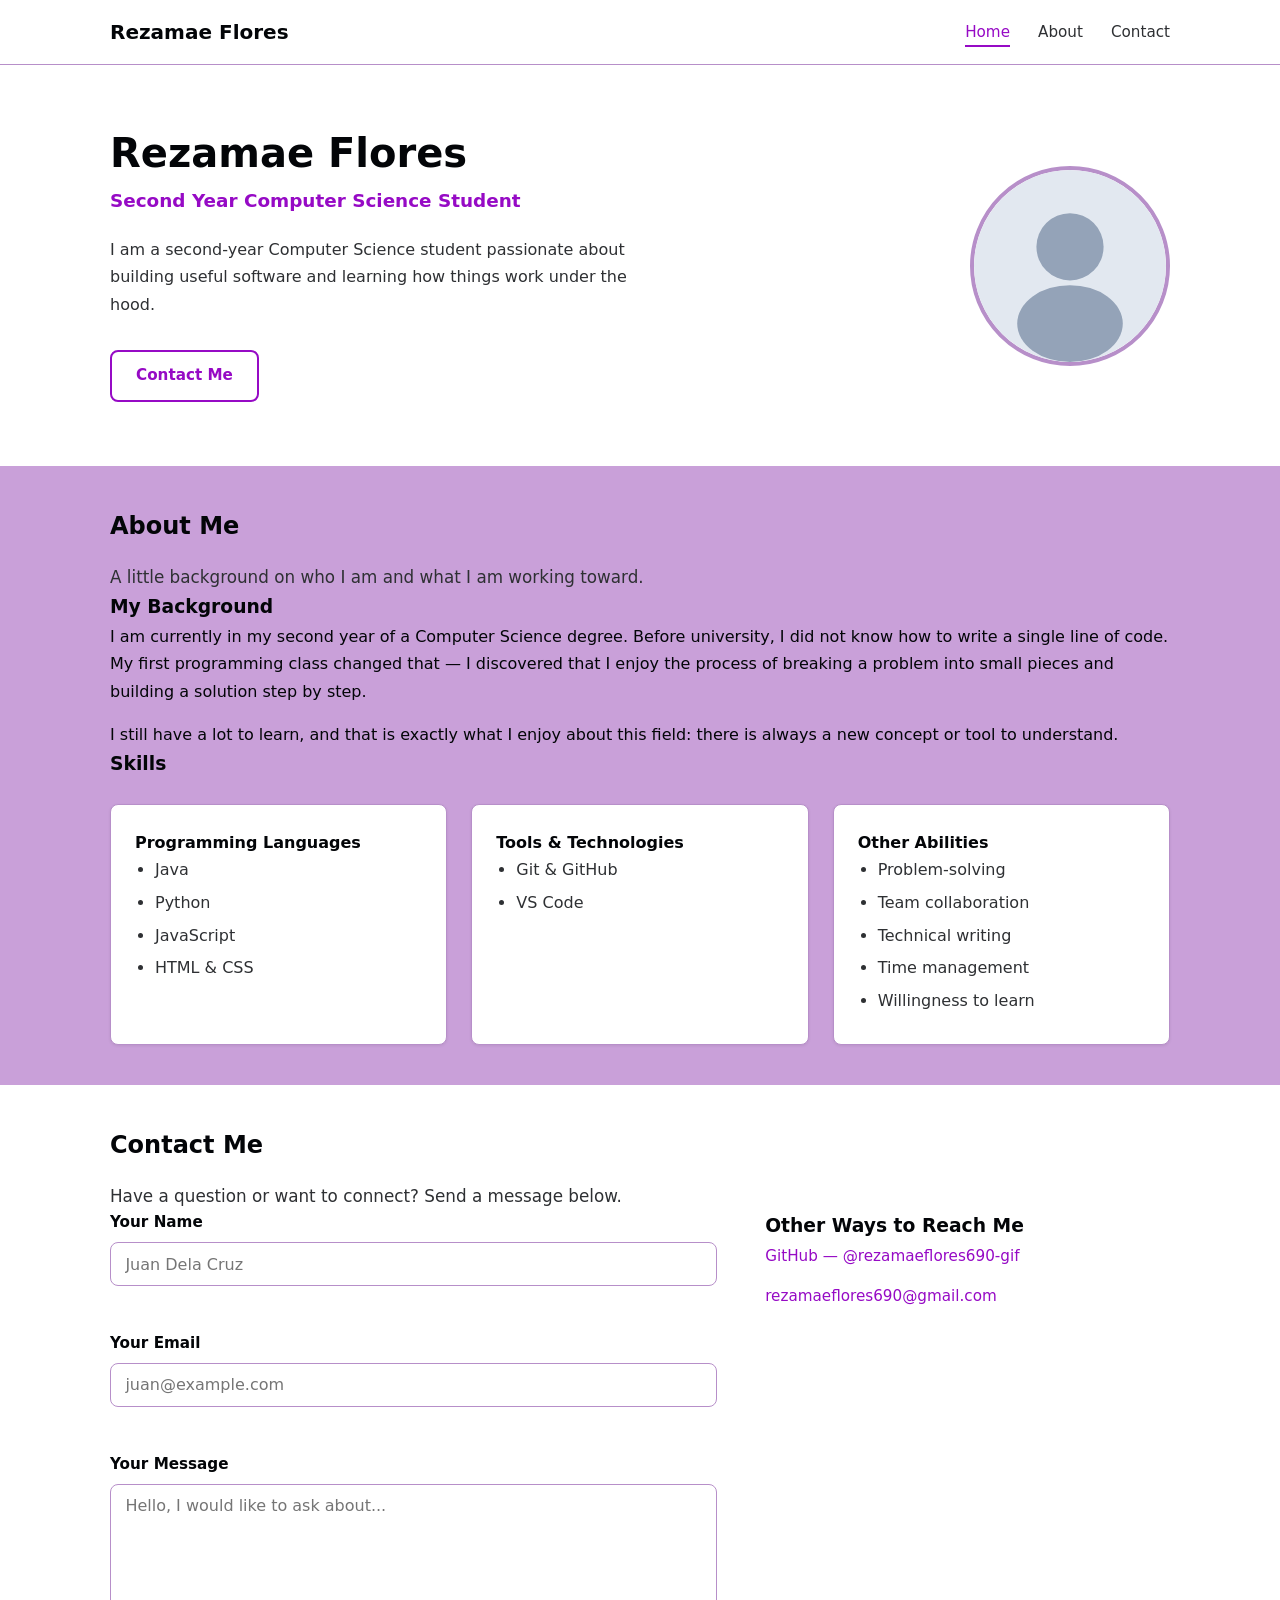
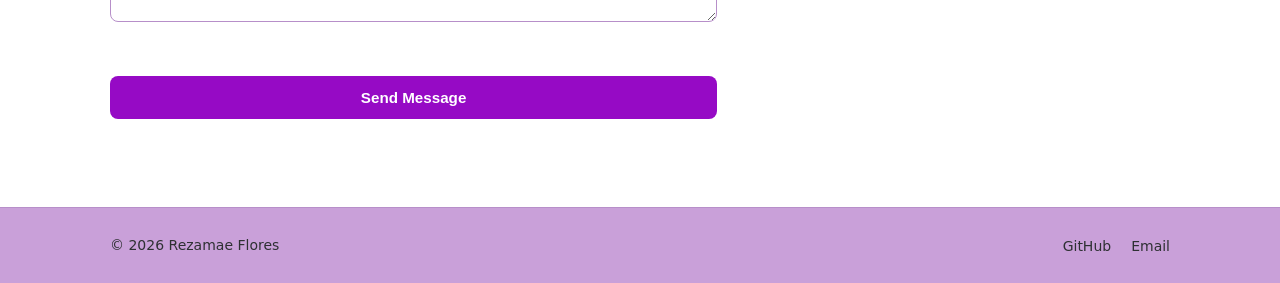
<file: index.html>
<!DOCTYPE html>
<html lang="en">
<head>
  <meta charset="UTF-8">
  <meta name="viewport" content="width=device-width, initial-scale=1.0">
  <meta name="description" content="Portfolio of Rezamae Flores, a second-year Computer Science student. Explore my background, skills, and contact information.">
  <title>Rezamae Flores | Computer Science Student</title>
  <link rel="stylesheet" href="css/style.css">
</head>
<body>

  <a class="skip-link" href="#main-content">Skip to the main content</a>

  <header class="site-header">
    <div class="container header-inner">
      <a href="#home" class="logo">Rezamae Flores</a>

      <button class="nav-toggle" aria-label="Open navigation menu" aria-expanded="false" aria-controls="primary-nav">
        <span class="hamburger"></span>
      </button>

      <nav id="primary-nav" class="site-nav" aria-label="Primary navigation">
        <ul class="nav-list">
          <li><a href="#home" class="nav-link active" aria-current="true">Home</a></li>
          <li><a href="#about" class="nav-link">About</a></li>
          <li><a href="#contact" class="nav-link">Contact</a></li>
        </ul>
      </nav>
    </div>
  </header>

  <main id="main-content">

    <!-- ================= HOME / HERO ================= -->
    <section id="home" class="hero">
      <div class="container hero-inner">
        <div class="hero-text">
          <h1>Rezamae Flores</h1>
          <p class="tagline">Second Year Computer Science Student</p>
          <p class="intro">
            I am a second-year Computer Science student passionate about building
            useful software and learning how things work under the hood.
          </p>
          <div class="hero-actions">
            <a href="#contact" class="btn btn-secondary">Contact Me</a>
          </div>
        </div>

        <div class="hero-image">
          <img src="images/avatar.svg" alt="Avatar illustration of Rezamae Flores" width="200" height="200">
        </div>
      </div>
    </section>

    <!-- ================= ABOUT ================= -->
    <section id="about" class="section section-alt">
      <div class="container">
        <h2>About Me</h2>
        <p class="page-subtitle">A little background on who I am and what I am working toward.</p>

        <h3>My Background</h3>
        <p>
          I am currently in my second year of a Computer Science degree. Before
          university, I did not know how to write a single line of code. My first
          programming class changed that — I discovered that I enjoy the process
          of breaking a problem into small pieces and building a solution step by
          step.
        </p>
        <p>
          I still have a lot to learn, and that is exactly what I enjoy about this
          field: there is always a new concept or tool to understand.
        </p>

        <h3>Skills</h3>
        <div class="skills-grid">
          <div class="skill-card">
            <h4>Programming Languages</h4>
            <ul>
              <li>Java</li>
              <li>Python</li>
              <li>JavaScript</li>
              <li>HTML &amp; CSS</li>
            </ul>
          </div>

          <div class="skill-card">
            <h4>Tools &amp; Technologies</h4>
            <ul>
              <li>Git &amp; GitHub</li>
              <li>VS Code</li>
            </ul>
          </div>

          <div class="skill-card">
            <h4>Other Abilities</h4>
            <ul>
              <li>Problem-solving</li>
              <li>Team collaboration</li>
              <li>Technical writing</li>
              <li>Time management</li>
              <li>Willingness to learn</li>
            </ul>
          </div>
        </div>
      </div>
    </section>

    <!-- ================= CONTACT ================= -->
    <section id="contact" class="section">
      <div class="container">
        <h2>Contact Me</h2>
        <p class="page-subtitle">Have a question or want to connect? Send a message below.</p>

        <div class="contact-layout">

          <div class="contact-form-wrapper">
            <form id="contact-form" action="https://formspree.io/f/xzezokya" method="POST" novalidate>

              <div class="form-group">
                <label for="name">Your Name</label>
                <input type="text" id="name" name="name" required autocomplete="name" placeholder="Juan Dela Cruz">
                <span class="error-message" id="name-error" aria-live="polite"></span>
              </div>

              <div class="form-group">
                <label for="email">Your Email</label>
                <input type="email" id="email" name="email" required autocomplete="email" placeholder="juan@example.com">
                <span class="error-message" id="email-error" aria-live="polite"></span>
              </div>

              <div class="form-group">
                <label for="message">Your Message</label>
                <textarea id="message" name="message" rows="6" required placeholder="Hello, I would like to ask about..."></textarea>
                <span class="error-message" id="message-error" aria-live="polite"></span>
              </div>

              <button type="submit" class="btn btn-primary btn-full">Send Message</button>

              <p class="form-status" id="form-status" role="status" aria-live="polite"></p>

            </form>
          </div>

          <aside class="contact-info">
            <h3>Other Ways to Reach Me</h3>
            <ul class="contact-links">
              <li>
                <a href="https://github.com/rezamaeflores690-gif" target="_blank" rel="noopener">
                  GitHub — @rezamaeflores690-gif
                </a>
              </li>
              <li>
                <a href="mailto:rezamaeflores690@gmail.com">
                  rezamaeflores690@gmail.com
                </a>
              </li>
            </ul>
          </aside>

        </div>
      </div>
    </section>

  </main>

  <footer class="site-footer">
    <div class="container footer-inner">
      <p>&copy; 2026 Rezamae Flores</p>
      <ul class="footer-links">
        <li><a href="https://github.com/rezamaeflores690-gif" target="_blank" rel="noopener">GitHub</a></li>
        <li><a href="mailto:rezamaeflores690@gmail.com">Email</a></li>
      </ul>
    </div>
  </footer>

  <script src="js/script.js"></script>
</body>
</html>
</file>
<file: css/style.css>
/* ============================================================
   CUSTOM PROPERTIES (VARIABLES)
   ============================================================ */
:root {
  --color-accent: #960ac5;
  --color-accent-hover: #960ac5;
  --color-text: #030508;
  --color-text-light: #2e3033;
  --color-bg: #ffffff;
  --color-bg-alt: #c9a0d9;
  --color-border: #b78fc9;
  --color-error: #dc2626;

  --font-family: 'Segoe UI', system-ui, -apple-system, sans-serif;
  --max-width: 1100px;
  --spacing: 1.5rem;
  --radius: 8px;
  --shadow: 0 1px 3px rgba(0, 0, 0, 0.08);
}

/* ============================================================
   RESET & BASE
   ============================================================ */
*,
*::before,
*::after {
  box-sizing: border-box;
  margin: 0;
  padding: 0;
}

html {
  scroll-behavior: smooth;
}

body {
  font-family: var(--font-family);
  font-size: 1rem;
  line-height: 1.7;
  color: var(--color-text);
  background-color: var(--color-bg);
}

img {
  max-width: 100%;
  height: auto;
  display: block;
}

a {
  color: var(--color-accent);
  text-decoration: none;
}

a:hover {
  text-decoration: underline;
}

ul {
  list-style: none;
}

/* ============================================================
   UTILITY: SKIP LINK
   ============================================================ */
.skip-link {
  position: absolute;
  top: -100%;
  left: 0;
  background: var(--color-accent);
  color: #fff;
  padding: 0.75rem 1rem;
  z-index: 999;
  font-weight: 600;
}

.skip-link:focus {
  top: 0;
}

/* ============================================================
   UTILITY: CONTAINER
   ============================================================ */
.container {
  width: 100%;
  max-width: var(--max-width);
  margin: 0 auto;
  padding: 0 1.25rem;
}

/* ============================================================
   HEADER & NAVIGATION
   ============================================================ */
.site-header {
  background: var(--color-bg);
  border-bottom: 1px solid var(--color-border);
  position: sticky;
  top: 0;
  z-index: 100;
}

.header-inner {
  display: flex;
  align-items: center;
  justify-content: space-between;
  min-height: 64px;
}

.logo {
  font-size: 1.25rem;
  font-weight: 700;
  color: var(--color-text);
}

.logo:hover {
  text-decoration: none;
  color: var(--color-accent);
}

/* --- Hamburger button (hidden on desktop) --- */
.nav-toggle {
  display: none;
  background: none;
  border: none;
  cursor: pointer;
  padding: 0.5rem;
  z-index: 110;
}

.hamburger,
.hamburger::before,
.hamburger::after {
  display: block;
  width: 24px;
  height: 2px;
  background: var(--color-text);
  transition: transform 0.3s ease, opacity 0.3s ease;
}

.hamburger {
  position: relative;
}

.hamburger::before,
.hamburger::after {
  content: '';
  position: absolute;
  left: 0;
}

.hamburger::before { top: -7px; }
.hamburger::after  { top: 7px; }

/* Hamburger to X animation */
.nav-toggle[aria-expanded="true"] .hamburger {
  background: transparent;
}

.nav-toggle[aria-expanded="true"] .hamburger::before {
  transform: rotate(45deg);
  top: 0;
}

.nav-toggle[aria-expanded="true"] .hamburger::after {
  transform: rotate(-45deg);
  top: 0;
}

/* --- Navigation list (desktop) --- */
.nav-list {
  display: flex;
  gap: 1.75rem;
  align-items: center;
}

.nav-link {
  font-size: 0.95rem;
  font-weight: 500;
  color: var(--color-text-light);
  padding: 0.25rem 0;
  border-bottom: 2px solid transparent;
  transition: color 0.2s, border-color 0.2s;
}

.nav-link:hover,
.nav-link.active {
  color: var(--color-accent);
  border-bottom-color: var(--color-accent);
  text-decoration: none;
}

.nav-link[aria-current="page"] {
  color: var(--color-accent);
  border-bottom-color: var(--color-accent);
}

/* ============================================================
   MOBILE NAVIGATION (max-width: 768px)
   ============================================================ */
@media (max-width: 768px) {
  .nav-toggle {
    display: block;
  }

  .site-nav {
    position: fixed;
    inset: 0;
    background: var(--color-bg);
    padding: 5rem 2rem 2rem;
    transform: translateY(-100%);
    opacity: 0;
    visibility: hidden;
    transition: transform 0.35s ease, opacity 0.35s ease, visibility 0.35s ease;
    z-index: 105;
  }

  .site-nav.is-open {
    transform: translateY(0);
    opacity: 1;
    visibility: visible;
  }

  .nav-list {
    flex-direction: column;
    gap: 1.25rem;
    align-items: flex-start;
  }

  .nav-link {
    font-size: 1.25rem;
    padding: 0.5rem 0;
  }
}

/* ============================================================
   BUTTONS
   ============================================================ */
.btn {
  display: inline-block;
  padding: 0.7rem 1.5rem;
  border-radius: var(--radius);
  font-size: 0.95rem;
  font-weight: 600;
  text-align: center;
  cursor: pointer;
  border: 2px solid transparent;
  transition: background 0.2s, color 0.2s, border-color 0.2s;
}

.btn:hover {
  text-decoration: none;
}

.btn-primary {
  background: var(--color-accent);
  color: #fff;
}

.btn-primary:hover {
  background: var(--color-accent-hover);
}

.btn-secondary {
  background: transparent;
  color: var(--color-accent);
  border-color: var(--color-accent);
}

.btn-secondary:hover {
  background: var(--color-accent);
  color: #fff;
}

.btn-small {
  padding: 0.5rem 1rem;
  font-size: 0.875rem;
}

.btn-full {
  width: 100%;
}

/* ============================================================
   HERO (HOME PAGE)
   ============================================================ */
.hero {
  padding: 4rem 0;
}

.hero-inner {
  display: flex;
  align-items: center;
  gap: 3rem;
}

.hero-text {
  flex: 1;
}

.hero-text h1 {
  font-size: 2.5rem;
  line-height: 1.2;
  margin-bottom: 0.5rem;
}

.tagline {
  font-size: 1.15rem;
  color: var(--color-accent);
  font-weight: 600;
  margin-bottom: 1.25rem;
}

.intro {
  color: var(--color-text-light);
  margin-bottom: 2rem;
  max-width: 55ch;
}

.hero-actions {
  display: flex;
  gap: 1rem;
  flex-wrap: wrap;
}

.hero-image {
  flex-shrink: 0;
}

.hero-image img {
  width: 200px;
  height: 200px;
  border-radius: 50%;
  object-fit: cover;
  border: 4px solid var(--color-border);
}

/* ============================================================
   PAGE HEADER (INNER PAGES)
   ============================================================ */
.page-header {
  padding: 3rem 0 1.5rem;
  border-bottom: 1px solid var(--color-border);
  margin-bottom: 2rem;
}

.page-header h1 {
  font-size: 2rem;
  margin-bottom: 0.5rem;
}

.page-subtitle {
  color: var(--color-text-light);
  font-size: 1.05rem;
}

/* ============================================================
   SECTIONS
   ============================================================ */
.section {
  padding: 2.5rem 0;
}

.section-alt {
  background: var(--color-bg-alt);
}

.section h2 {
  font-size: 1.5rem;
  margin-bottom: 1rem;
}

.section p + p {
  margin-top: 1rem;
}

/* ============================================================
   SKILLS GRID (ABOUT PAGE)
   ============================================================ */
.skills-grid {
  display: grid;
  grid-template-columns: repeat(auto-fit, minmax(250px, 1fr));
  gap: 1.5rem;
  margin-top: 1.5rem;
}

.skill-card {
  background: var(--color-bg);
  border: 1px solid var(--color-border);
  border-radius: var(--radius);
  padding: 1.5rem;
  box-shadow: var(--shadow);
}

.skill-card h3 {
  font-size: 1.1rem;
  margin-bottom: 0.75rem;
  color: var(--color-accent);
}

.skill-card ul {
  padding-left: 1.25rem;
  list-style: disc;
  color: var(--color-text-light);
}

.skill-card li {
  margin-bottom: 0.35rem;
}

/* ============================================================
   PROJECTS GRID
   ============================================================ */
.projects-grid {
  display: grid;
  grid-template-columns: repeat(auto-fit, minmax(300px, 1fr));
  gap: 1.75rem;
}

.project-card {
  background: var(--color-bg);
  border: 1px solid var(--color-border);
  border-radius: var(--radius);
  padding: 1.75rem;
  box-shadow: var(--shadow);
  display: flex;
  flex-direction: column;
  transition: box-shadow 0.2s, transform 0.2s;
}

.project-card:hover {
  box-shadow: 0 4px 12px rgba(0, 0, 0, 0.1);
  transform: translateY(-2px);
}

.project-card h2 {
  font-size: 1.25rem;
  margin-bottom: 0.75rem;
}

.project-card p {
  color: var(--color-text-light);
  font-size: 0.95rem;
  flex-grow: 1;
  margin-bottom: 1rem;
}

.project-tech {
  display: flex;
  flex-wrap: wrap;
  gap: 0.5rem;
  margin-bottom: 1.25rem;
}

.project-tech li {
  background: var(--color-bg-alt);
  border: 1px solid var(--color-border);
  border-radius: 999px;
  padding: 0.2rem 0.75rem;
  font-size: 0.8rem;
  font-weight: 500;
  color: var(--color-text-light);
}

.project-links {
  margin-top: auto;
}

/* ============================================================
   CONTACT PAGE
   ============================================================ */
.contact-layout {
  display: grid;
  grid-template-columns: 1.5fr 1fr;
  gap: 3rem;
  align-items: start;
}

.form-group {
  margin-bottom: 1.5rem;
}

.form-group label {
  display: block;
  font-weight: 600;
  margin-bottom: 0.4rem;
  font-size: 0.95rem;
}

.form-group input,
.form-group textarea {
  width: 100%;
  padding: 0.7rem 0.9rem;
  border: 1.5px solid var(--color-border);
  border-radius: var(--radius);
  font-family: inherit;
  font-size: 1rem;
  color: var(--color-text);
  background: var(--color-bg);
  transition: border-color 0.2s, box-shadow 0.2s;
}

.form-group input:focus,
.form-group textarea:focus {
  outline: none;
  border-color: var(--color-accent);
  box-shadow: 0 0 0 3px rgba(37, 99, 235, 0.15);
}

.form-group input.input-error,
.form-group textarea.input-error {
  border-color: var(--color-error);
}

.error-message {
  display: block;
  color: var(--color-error);
  font-size: 0.85rem;
  margin-top: 0.3rem;
  min-height: 1.2em;
}

.form-note {
  margin-top: 1.5rem;
  font-size: 0.875rem;
  color: var(--color-text-light);
  background: var(--color-bg-alt);
  padding: 1rem;
  border-radius: var(--radius);
  border-left: 3px solid var(--color-accent);
}

.form-note code {
  background: var(--color-border);
  padding: 0.1rem 0.3rem;
  border-radius: 3px;
  font-size: 0.85rem;
}

.contact-info h2 {
  font-size: 1.25rem;
  margin-bottom: 1rem;
}

.contact-links li {
  margin-bottom: 0.75rem;
}

.contact-links a {
  font-size: 0.95rem;
}

/* ============================================================
   FOOTER
   ============================================================ */
.site-footer {
  background: var(--color-bg-alt);
  border-top: 1px solid var(--color-border);
  padding: 1.5rem 0;
  margin-top: 3rem;
}

.footer-inner {
  display: flex;
  justify-content: space-between;
  align-items: center;
  flex-wrap: wrap;
  gap: 1rem;
}

.site-footer p {
  font-size: 0.875rem;
  color: var(--color-text-light);
}

.footer-links {
  display: flex;
  gap: 1.25rem;
}

.footer-links a {
  font-size: 0.875rem;
  color: var(--color-text-light);
}

.footer-links a:hover {
  color: var(--color-accent);
}

/* ============================================================
   RESPONSIVE: TABLET & MOBILE
   ============================================================ */
@media (max-width: 768px) {
  .hero-inner {
    flex-direction: column-reverse;
    text-align: center;
    gap: 2rem;
  }

  .hero-text h1 {
    font-size: 2rem;
  }

  .intro {
    margin-left: auto;
    margin-right: auto;
  }

  .hero-actions {
    justify-content: center;
  }

  .contact-layout {
    grid-template-columns: 1fr;
    gap: 2rem;
  }

  .footer-inner {
    flex-direction: column;
    text-align: center;
  }
}

@media (max-width: 480px) {
  .hero-text h1 {
    font-size: 1.75rem;
  }

  .projects-grid {
    grid-template-columns: 1fr;
  }

  .skills-grid {
    grid-template-columns: 1fr;
  }
}
</file>
